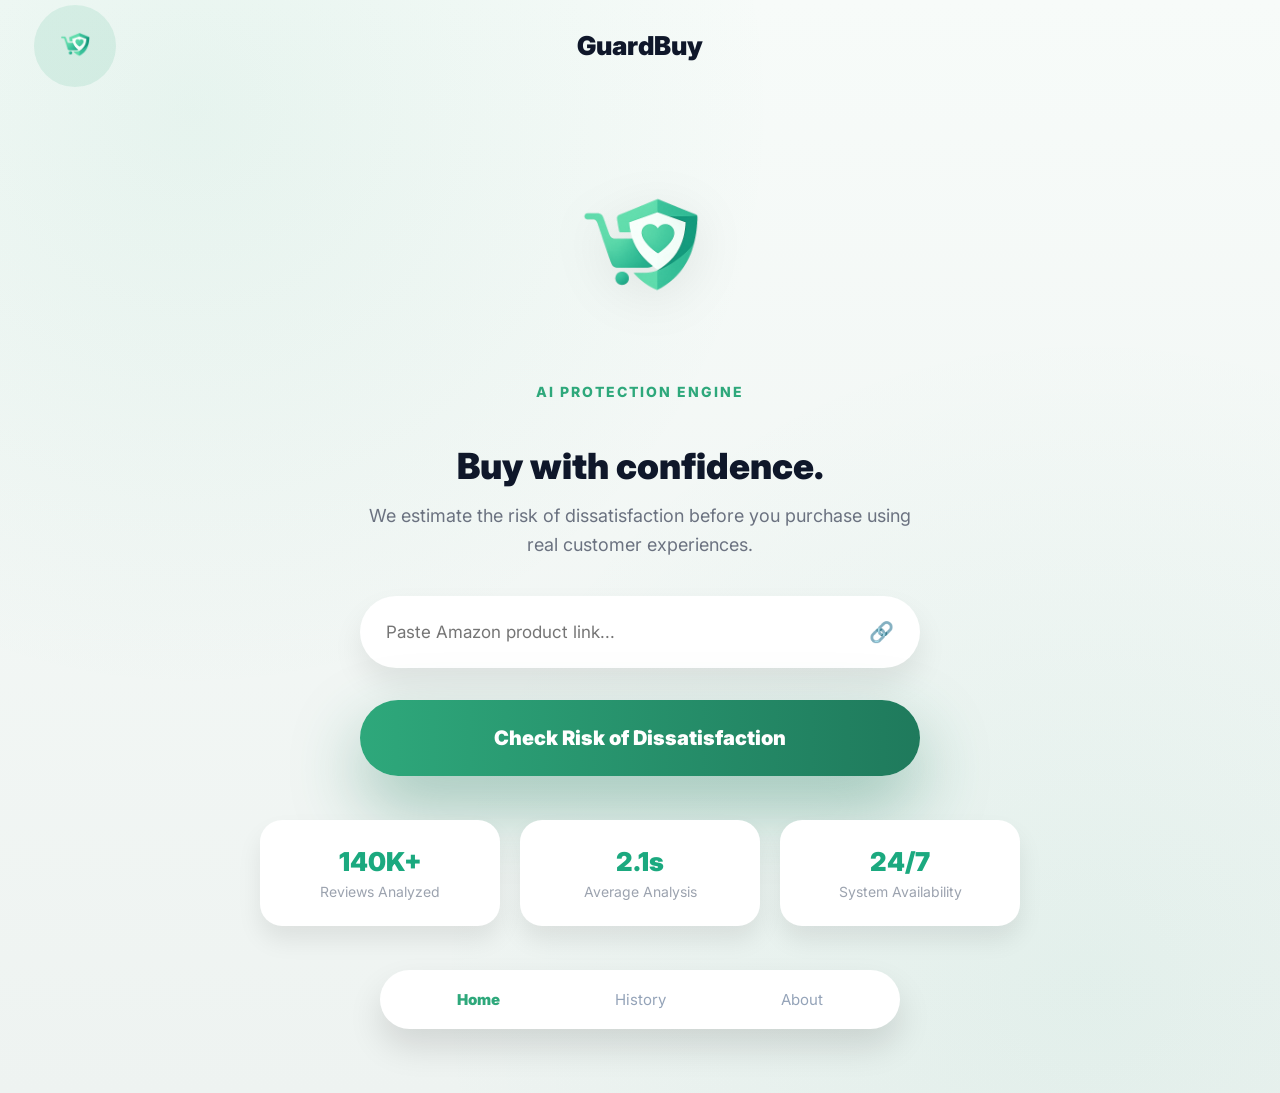
<file: frontend/index.html>
<!DOCTYPE html>
<html lang="en">
<head>
<meta charset="UTF-8">
<meta name="viewport" content="width=device-width, initial-scale=1.0">
<title>GuardBuy</title>
<link rel="stylesheet" href="https://cdnjs.cloudflare.com/ajax/libs/font-awesome/6.5.0/css/all.min.css">
<link href="https://fonts.googleapis.com/css2?family=Inter:wght@300;400;500;600;700;800;900&display=swap" rel="stylesheet">
<link rel="stylesheet" href="https://cdnjs.cloudflare.com/ajax/libs/font-awesome/6.5.0/css/all.min.css">

<style>
*{
margin:0;
padding:0;
box-sizing:border-box;
font-family:'Inter',sans-serif;
}

body{
min-height:100vh;
color:#0f172a;
background:
radial-gradient(circle at 15% 10%, rgba(46,168,123,0.08), transparent 40%),
radial-gradient(circle at 85% 90%, rgba(27,169,127,0.06), transparent 45%),
linear-gradient(180deg,#f7fbf9 0%,#eef3f1 100%);
}

.page{
width:100%;
min-height:100vh;
display:flex;
flex-direction:column;
}

.topbar{
width:100%;
display:flex;
align-items:center;
justify-content:center;
position:relative;
padding:30px 42px;
}

.logo-circle{
position:absolute;
left:34px;
width:82px;
height:82px;
border-radius:50%;
background:rgba(46,168,123,0.12);
display:flex;
align-items:center;
justify-content:center;
}

.logo-circle img{
width:60px;
height:60px;
object-fit:contain;
}

.brand-title{
font-size:26px;
font-weight:900;
}

.profile-btn{
position:absolute;
right:34px;
width:54px;
height:54px;
border-radius:50%;
background:white;
display:flex;
align-items:center;
justify-content:center;
box-shadow:0 10px 24px rgba(0,0,0,0.12);
font-size:20px;
}

.center{
flex:1;
display:flex;
flex-direction:column;
align-items:center;
justify-content:center;
padding:20px;
}

.hero-card{
margin-top:20px;
display:flex;
justify-content:center;
}

.hero-inner{
display:flex;
flex-direction:column;
align-items:center;
gap:12px;
}

.hero-inner img{
width:240px;
height:240px;
object-fit:contain;
filter: drop-shadow(0 10px 25px rgba(0,0,0,0.08));
}

.hero-inner span{
font-size:14px;
letter-spacing:2px;
color:#2ea87b;
font-weight:800;
}

.main-title{
margin-top:44px;
font-size:36px;
font-weight:900;
text-align:center;
}

.subtitle{
margin-top:14px;
text-align:center;
color:#6b7280;
font-size:18px;
max-width:560px;
line-height:1.6;
}

.input-box{
margin-top:36px;
background:white;
border-radius:38px;
padding:24px 26px;
display:flex;
align-items:center;
box-shadow:0 16px 30px rgba(0,0,0,0.08);
width:100%;
max-width:560px;
}

.input-box input{
border:none;
flex:1;
font-size:17px;
outline:none;
color:#374151;
}

.link-icon{
font-size:20px;
}

.cta{
margin-top:32px;
background:linear-gradient(90deg,#2ea87b,#1f7a5c);
color:white;
border:none;
width:100%;
max-width:560px;
padding:26px;
border-radius:46px;
font-size:20px;
font-weight:900;
cursor:pointer;
box-shadow:0 30px 70px rgba(31,122,92,0.40);
transition:.2s;
}

.cta:hover{
transform:translateY(-2px);
}

.stats{
margin-top:44px;
display:grid;
grid-template-columns:repeat(3,1fr);
gap:20px;
width:100%;
max-width:760px;
}

.stat-card{
background:white;
border-radius:22px;
padding:26px;
text-align:center;
box-shadow:0 14px 24px rgba(0,0,0,0.08);
}

.stat-number{
color:#1ba97f;
font-weight:900;
font-size:26px;
}

.stat-label{
font-size:14px;
color:#9ca3af;
margin-top:6px;
}

.bottom-nav{
margin:44px auto;
background:white;
border-radius:30px;
padding:20px;
display:flex;
justify-content:space-around;
box-shadow:0 18px 34px rgba(0,0,0,0.12);
width:100%;
max-width:520px;
}

.nav-item{
text-align:center;
font-size:15px;
color:#94a3b8;
cursor:pointer;
}

.nav-item.active{
color:#2ea87b;
font-weight:900;
}

@media(max-width:600px){
.logo-circle{width:70px;height:70px;left:18px;}
.logo-circle img{width:50px;height:50px;}
.profile-btn{right:18px;}
.hero-inner img{width:170px;height:170px;}
.main-title{font-size:26px;}
.subtitle{font-size:15px;}
.stats{grid-template-columns:1fr;}
}
</style>
</head>

<body>

<div class="page">

<div class="topbar">
<div class="logo-circle">
<img src="logo.png" alt="logo">
</div>
<div class="brand-title">GuardBuy</div>

</div>

<div class="center">

<div class="hero-card">
<div class="hero-inner">
<img src="logo.png" alt="logo">
<span>AI PROTECTION ENGINE</span>
</div>
</div>

<div class="main-title">
Buy with confidence.
</div>

<div class="subtitle">
We estimate the risk of dissatisfaction before you purchase using real customer experiences.
</div>

<div class="input-box">
<input id="productInput" type="text"
placeholder="Paste Amazon product link...">
<div class="link-icon">🔗</div>
</div>

<button class="cta" onclick="startAnalysis()">
Check Risk of Dissatisfaction
</button>

<div class="stats">
<div class="stat-card">
<div class="stat-number">140K+</div>
<div class="stat-label">Reviews Analyzed</div>
</div>
<div class="stat-card">
<div class="stat-number">2.1s</div>
<div class="stat-label">Average Analysis</div>
</div>
<div class="stat-card">
<div class="stat-number">24/7</div>
<div class="stat-label">System Availability</div>
</div>
</div>

<div class="bottom-nav">
<div class="nav-item active" onclick="window.location.href='index.html'">Home</div>
<div class="nav-item" onclick="window.location.href='history.html'">History</div>
<div class="nav-item" onclick="window.location.href='about.html'">About</div>
</div>

</div>
</div>

<script>

async function startAnalysis(){

const link = document.getElementById("productInput").value.trim();

if(!link){
alert("Please enter a product link");
return;
}

const asinPattern = /^[A-Z0-9]{10}$/i;
const isAmazonLink = link.includes("amazon.") || link.includes("amzn.");

if(!asinPattern.test(link) && !isAmazonLink){
alert("Please enter a valid Amazon product link or ASIN.");
return;
}

try{

const res = await fetch("/analyze?url=" + encodeURIComponent(link));
const data = await res.json();

if(data.error){
alert(data.error);
return;
}

if(data.status === "pending"){
alert("This product is not available in our dataset yet.");
return;
}

// ✅ إذا موجود نكمل طبيعي للودينق
localStorage.setItem("productLink", link);
window.location.href = "loading.html";

}catch(e){
alert("Server connection error. Please try again.");
}

}

</script>

</body>
</html>
</file>
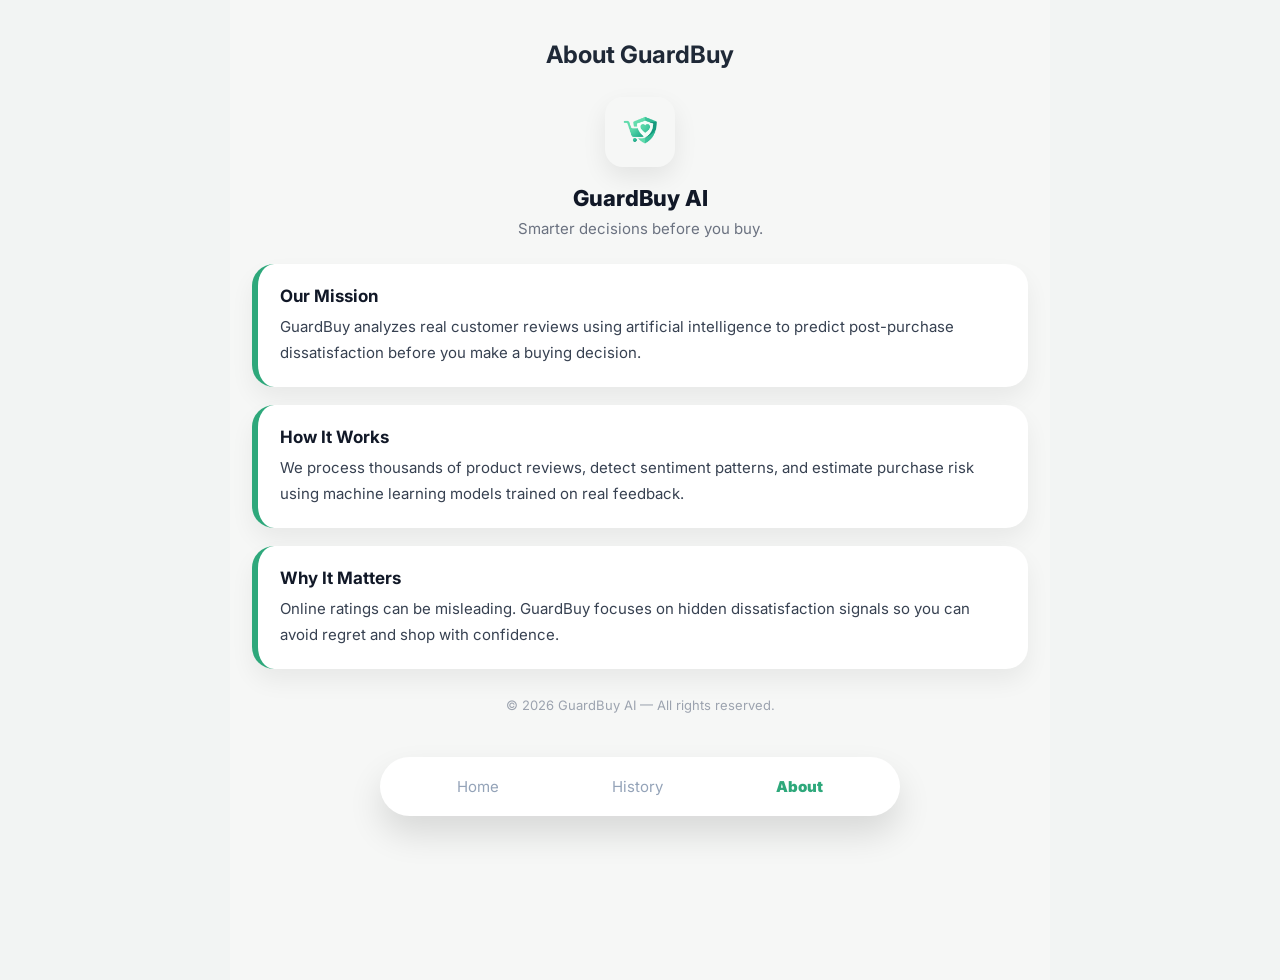
<file: frontend/about.html>
<!DOCTYPE html>
<html lang="en">
<head>
<meta charset="UTF-8">
<meta name="viewport" content="width=device-width, initial-scale=1.0">
<title>GuardBuy - About</title>

<link href="https://fonts.googleapis.com/css2?family=Inter:wght@400;500;600;700;800&display=swap" rel="stylesheet">

<style>

*{
margin:0;
padding:0;
box-sizing:border-box;
font-family:'Inter',sans-serif;
}

body{
background:#f2f4f3;
min-height:100vh;
display:flex;
justify-content:center;
}

.app{
width:100%;
max-width:820px;
background:#f6f7f6;
min-height:100vh;
padding:40px 22px 120px;
}

/* ===== TITLE ===== */

.page-title{
text-align:center;
font-size:24px;
font-weight:700;
color:#1f2937;
margin-bottom:28px;
}

/* ===== LOGO ===== */

.logo-wrap{
display:flex;
justify-content:center;
margin-bottom:18px;
}

.logo-wrap img{
width:70px;
height:70px;
border-radius:18px;
box-shadow:0 10px 25px rgba(0,0,0,0.08);
}

/* ===== HEAD TEXT ===== */

.main-title{
text-align:center;
font-size:22px;
font-weight:800;
color:#111827;
margin-bottom:8px;
}

.subtitle{
text-align:center;
font-size:15px;
color:#6b7280;
margin-bottom:26px;
}

/* ===== CARDS ===== */

.card{
background:white;
border-radius:22px;
padding:22px;
margin-bottom:18px;
box-shadow:0 12px 25px rgba(0,0,0,0.06);
border-left:6px solid #2ea87b;
}

.card h3{
font-size:17px;
font-weight:700;
margin-bottom:8px;
color:#111827;
}

.card p{
font-size:15px;
line-height:1.7;
color:#374151;
}

/* ===== FOOTER ===== */

.footer{
text-align:center;
margin-top:28px;
font-size:13px;
color:#9ca3af;
}

/* ===== BOTTOM NAV (نفس الهوم بالضبط) ===== */

.bottom-nav{
margin:44px auto;
background:white;
border-radius:30px;
padding:20px;
display:flex;
justify-content:space-around;
box-shadow:0 18px 34px rgba(0,0,0,0.12);
width:100%;
max-width:520px;
}

.nav-item{
text-align:center;
font-size:15px;
color:#94a3b8;
cursor:pointer;
}

.nav-item.active{
color:#2ea87b;
font-weight:900;
}

</style>

</head>

<body>

<div class="app">

<div class="page-title">About GuardBuy</div>

<div class="logo-wrap">
<img src="logo.png">
</div>

<div class="main-title">
GuardBuy AI
</div>

<div class="subtitle">
Smarter decisions before you buy.
</div>

<div class="card">
<h3>Our Mission</h3>
<p>
GuardBuy analyzes real customer reviews using artificial intelligence
to predict post-purchase dissatisfaction before you make a buying decision.
</p>
</div>

<div class="card">
<h3>How It Works</h3>
<p>
We process thousands of product reviews, detect sentiment patterns,
and estimate purchase risk using machine learning models trained on real feedback.
</p>
</div>

<div class="card">
<h3>Why It Matters</h3>
<p>
Online ratings can be misleading. GuardBuy focuses on hidden dissatisfaction signals
so you can avoid regret and shop with confidence.
</p>
</div>

<div class="footer">
© 2026 GuardBuy AI — All rights reserved.
</div>

<div class="bottom-nav">
<div class="nav-item" onclick="window.location.href='index.html'">
Home
</div>
<div class="nav-item" onclick="window.location.href='history.html'">
History
</div>

<div class="nav-item active">
About
</div>

</div>

</div>

</body>
</html>
</file>
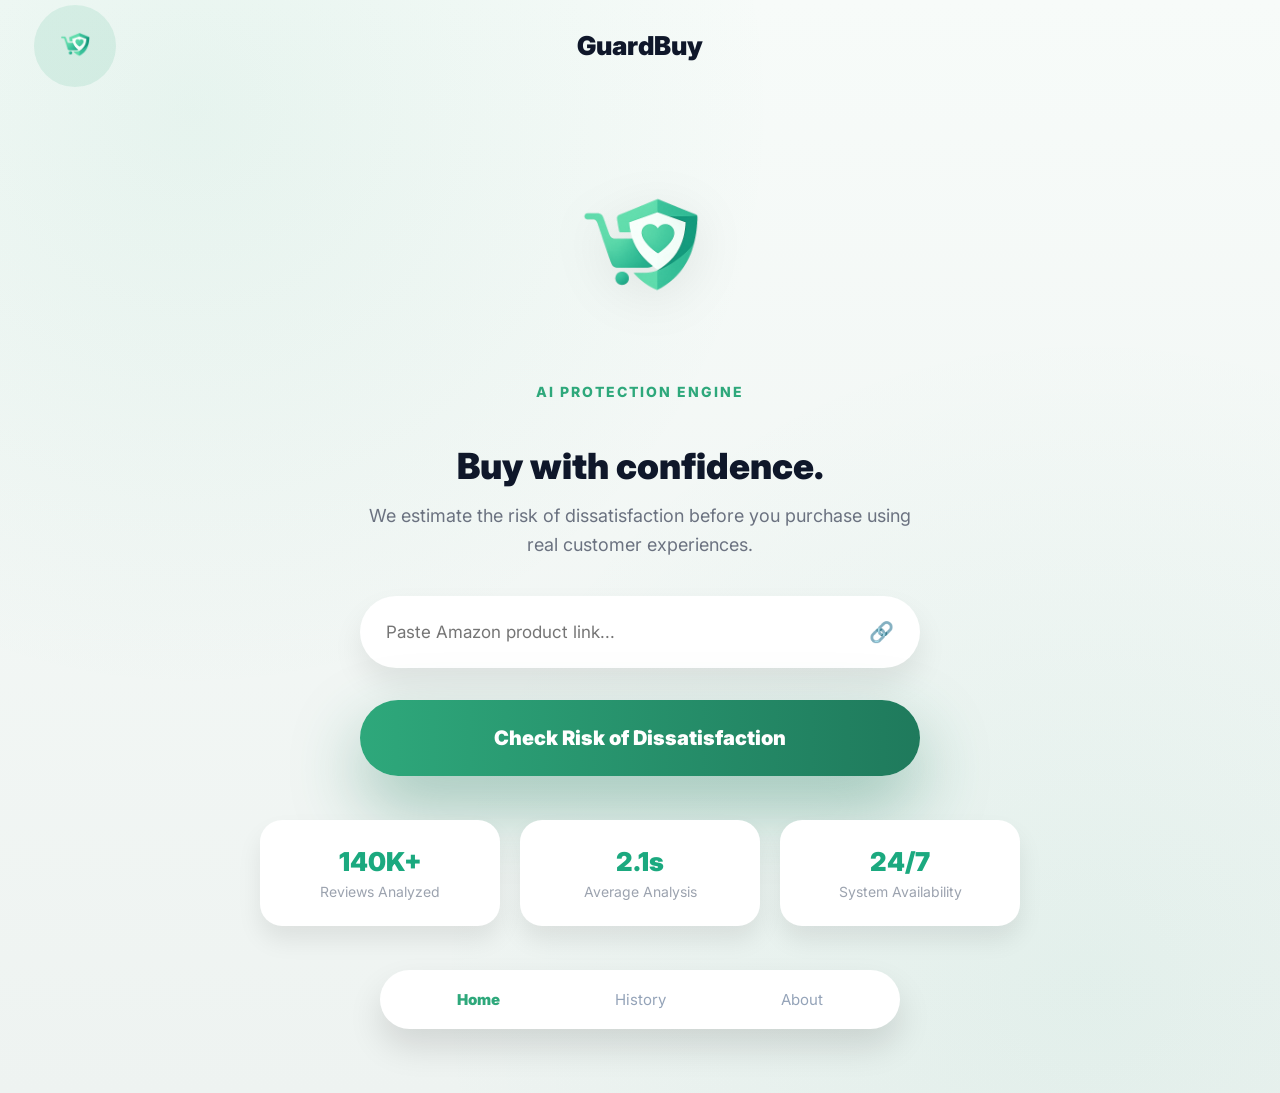
<file: frontend/dashboard.html>
<!DOCTYPE html>
<html lang="en">
<head>
<meta charset="UTF-8">
<meta name="viewport" content="width=device-width, initial-scale=1.0">
<title>GuardBuy - Full Report</title>

<link href="https://fonts.googleapis.com/css2?family=Inter:wght@400;500;600;700;800&display=swap" rel="stylesheet">

<style>

*{
margin:0;
padding:0;
box-sizing:border-box;
font-family:'Inter',sans-serif;
}

body{
background:#f2f4f3;
min-height:100vh;
display:flex;
justify-content:center;
}

.app{
width:100%;
max-width:820px;
background:#f6f7f6;
min-height:100vh;
padding:30px 22px 120px;
}

/* ===== TOP BAR ===== */

.topbar{
display:flex;
align-items:center;
justify-content:center;
position:relative;
margin-bottom:30px;
}

.title{
font-size:22px;
font-weight:700;
color:#1f2937;
}

.icon-btn{
position:absolute;
width:46px;
height:46px;
border-radius:50%;
background:#eef1ef;
display:flex;
align-items:center;
justify-content:center;
cursor:pointer;
font-size:18px;
box-shadow:0 6px 14px rgba(0,0,0,0.06);
transition:.2s;
}

.icon-btn:first-child{ left:0; }
.icon-btn:last-child{ right:0; }

.icon-btn:hover{
transform:translateY(-2px);
}

/* ===== CLEAN PRODUCT CARD ===== */

.product-card{
background:white;
border-radius:26px;
overflow:hidden;
box-shadow:0 15px 30px rgba(0,0,0,0.08);
margin-bottom:20px;
}

.product-card img{
width:100%;
height:220px;
object-fit:contain;
background:#f3f4f6;
display:block;
padding:18px;
border-radius:18px;
border:1px solid rgba(0,0,0,0.05);
box-shadow:0 10px 25px rgba(0,0,0,0.08);
}

.product-name{
padding:20px;
font-size:18px;
font-weight:700;
color:#111827;
line-height:1.4;
}

/* ===== SECTIONS ===== */

.section{
background:white;
border-radius:22px;
padding:22px;
margin-bottom:22px;
box-shadow:0 12px 25px rgba(0,0,0,0.06);
}

.section h3{
font-size:17px;
font-weight:700;
margin-bottom:14px;
}

.section ul{
padding-left:18px;
}

.section li{
margin-bottom:10px;
font-size:15px;
line-height:1.6;
color:#374151;
}

.negative{
border-left:6px solid #ef4444;
}

.positive{
border-left:6px solid #10b981;
}

/* ===== BUTTONS ===== */

.cta-primary{
margin-top:10px;
background:linear-gradient(90deg,#2ea87b,#1f7a5c);
color:white;
border:none;
width:100%;
padding:18px;
border-radius:30px;
font-size:16px;
font-weight:700;
cursor:pointer;
box-shadow:0 15px 35px rgba(31,122,92,0.3);
}

.cta-secondary{
margin-top:14px;
background:#e5e7eb;
color:#111827;
border:none;
width:100%;
padding:16px;
border-radius:30px;
font-size:15px;
font-weight:600;
cursor:pointer;
}

@media(max-width:600px){
.product-card img{ height:200px; }
.title{ font-size:18px; }
}

@media(min-width:1200px){
.app{
max-width:900px;
padding:40px 40px 140px;
}
.product-card img{ height:320px; }
}

</style>
</head>

<body>

<div class="app">

<div class="topbar">
<div class="icon-btn" onclick="goBack()">←</div>
<div class="title">Review Insights</div>
<div class="icon-btn" onclick="shareReport()">
<svg width="18" height="18" viewBox="0 0 24 24" fill="none" stroke="#1f2937" stroke-width="2" stroke-linecap="round" stroke-linejoin="round">
<circle cx="18" cy="5" r="3"></circle>
<circle cx="6" cy="12" r="3"></circle>
<circle cx="18" cy="19" r="3"></circle>
<line x1="8.7" y1="13.5" x2="15.3" y2="17.5"></line>
<line x1="15.3" y1="6.5" x2="8.7" y2="10.5"></line>
</svg>
</div>
</div>

<div class="product-card">
<img id="productImage" src="">
<div id="productName" class="product-name"></div>
</div>

<div class="section negative">
<h3>Most Common Negative Experiences</h3>
<ul id="negativeReviews"></ul>
</div>

<div class="section positive">
<h3>Most Common Positive Experiences</h3>
<ul id="positiveReviews"></ul>
</div>

<button class="cta-primary" onclick="continueShopping()">
Continue to Shopping →
</button>

<button class="cta-secondary" onclick="analyzeAnother()">
Analyze Another Product
</button>

</div>

<script>

const result = JSON.parse(localStorage.getItem("analysisResult"));

if(!result){
window.location.href="index.html";
}

document.getElementById("productName").innerText = result.product.name;
document.getElementById("productImage").src =
result.product.image || "https://via.placeholder.com/400";

function createItem(text){
const li = document.createElement("li");
li.innerText = text;
return li;
}

/* ===== UPDATED LOGIC (NO DELETION, JUST SMART DISPLAY) ===== */

if(result.evidence){

const negativeContainer = document.getElementById("negativeReviews");
const positiveContainer = document.getElementById("positiveReviews");

const negatives = result.evidence.top_negative || [];
const positives = result.evidence.top_positive || [];

/* NEGATIVES */
if(negatives.length === 0){
negativeContainer.appendChild(
createItem("No strong negative experiences detected for this product.")
);
}else{
negatives.slice(0,2).forEach(r=>{
negativeContainer.appendChild(createItem(r));
});
}

/* POSITIVES */
if(positives.length === 0){
positiveContainer.appendChild(
createItem("No strong positive highlights available.")
);
}else{
positives.slice(0,2).forEach(r=>{
positiveContainer.appendChild(createItem(r));
});
}

}

function goBack(){
window.location.href="result.html";
}

function analyzeAnother(){
window.location.href="index.html";
}

function continueShopping(){

if(result && result.product && result.product.asin){

const asin = result.product.asin;
const amazonLink = "https://www.amazon.com/dp/" + asin;

window.open(amazonLink,"_blank");

}else{
alert("Product link not available");
}
}

function shareReport(){
if(navigator.share){
navigator.share({
title:"GuardBuy Analysis",
text:"Check this product risk analysis",
url: window.location.href
});
}else{
navigator.clipboard.writeText(window.location.href);
alert("Link copied to clipboard");
}
}

</script>

</body>
</html>
</file>
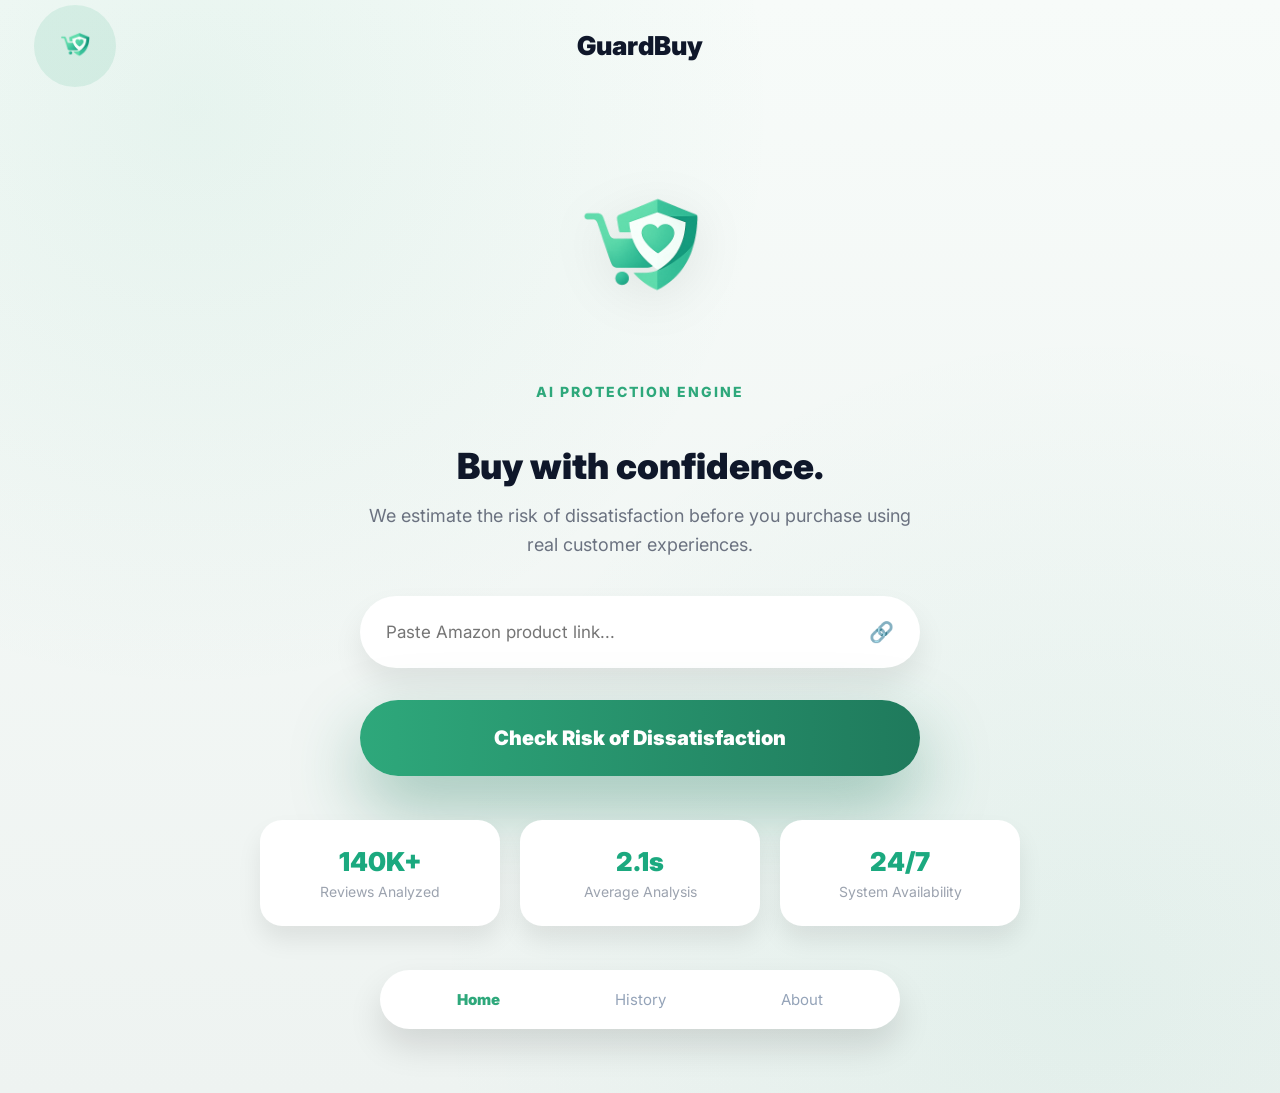
<file: frontend/home.html>
<!DOCTYPE html>
<html lang="en">
<head>
<meta charset="UTF-8">
<meta name="viewport" content="width=device-width, initial-scale=1.0">
<title>GuardBuy</title>
<link rel="stylesheet" href="https://cdnjs.cloudflare.com/ajax/libs/font-awesome/6.5.0/css/all.min.css">
<link href="https://fonts.googleapis.com/css2?family=Inter:wght@300;400;500;600;700;800;900&display=swap" rel="stylesheet">
<link rel="stylesheet" href="https://cdnjs.cloudflare.com/ajax/libs/font-awesome/6.5.0/css/all.min.css">

<style>
*{
margin:0;
padding:0;
box-sizing:border-box;
font-family:'Inter',sans-serif;
}

body{
min-height:100vh;
color:#0f172a;
background:
radial-gradient(circle at 15% 10%, rgba(46,168,123,0.08), transparent 40%),
radial-gradient(circle at 85% 90%, rgba(27,169,127,0.06), transparent 45%),
linear-gradient(180deg,#f7fbf9 0%,#eef3f1 100%);
}

.page{
width:100%;
min-height:100vh;
display:flex;
flex-direction:column;
}

.topbar{
width:100%;
display:flex;
align-items:center;
justify-content:center;
position:relative;
padding:30px 42px;
}

.logo-circle{
position:absolute;
left:34px;
width:82px;
height:82px;
border-radius:50%;
background:rgba(46,168,123,0.12);
display:flex;
align-items:center;
justify-content:center;
}

.logo-circle img{
width:60px;
height:60px;
object-fit:contain;
}

.brand-title{
font-size:26px;
font-weight:900;
}

.profile-btn{
position:absolute;
right:34px;
width:54px;
height:54px;
border-radius:50%;
background:white;
display:flex;
align-items:center;
justify-content:center;
box-shadow:0 10px 24px rgba(0,0,0,0.12);
font-size:20px;
}

.center{
flex:1;
display:flex;
flex-direction:column;
align-items:center;
justify-content:center;
padding:20px;
}

.hero-card{
margin-top:20px;
display:flex;
justify-content:center;
}

.hero-inner{
display:flex;
flex-direction:column;
align-items:center;
gap:12px;
}

.hero-inner img{
width:240px;
height:240px;
object-fit:contain;
filter: drop-shadow(0 10px 25px rgba(0,0,0,0.08));
}

.hero-inner span{
font-size:14px;
letter-spacing:2px;
color:#2ea87b;
font-weight:800;
}

.main-title{
margin-top:44px;
font-size:36px;
font-weight:900;
text-align:center;
}

.subtitle{
margin-top:14px;
text-align:center;
color:#6b7280;
font-size:18px;
max-width:560px;
line-height:1.6;
}

.input-box{
margin-top:36px;
background:white;
border-radius:38px;
padding:24px 26px;
display:flex;
align-items:center;
box-shadow:0 16px 30px rgba(0,0,0,0.08);
width:100%;
max-width:560px;
}

.input-box input{
border:none;
flex:1;
font-size:17px;
outline:none;
color:#374151;
}

.link-icon{
font-size:20px;
}

.cta{
margin-top:32px;
background:linear-gradient(90deg,#2ea87b,#1f7a5c);
color:white;
border:none;
width:100%;
max-width:560px;
padding:26px;
border-radius:46px;
font-size:20px;
font-weight:900;
cursor:pointer;
box-shadow:0 30px 70px rgba(31,122,92,0.40);
transition:.2s;
}

.cta:hover{
transform:translateY(-2px);
}

.stats{
margin-top:44px;
display:grid;
grid-template-columns:repeat(3,1fr);
gap:20px;
width:100%;
max-width:760px;
}

.stat-card{
background:white;
border-radius:22px;
padding:26px;
text-align:center;
box-shadow:0 14px 24px rgba(0,0,0,0.08);
}

.stat-number{
color:#1ba97f;
font-weight:900;
font-size:26px;
}

.stat-label{
font-size:14px;
color:#9ca3af;
margin-top:6px;
}

.bottom-nav{
margin:44px auto;
background:white;
border-radius:30px;
padding:20px;
display:flex;
justify-content:space-around;
box-shadow:0 18px 34px rgba(0,0,0,0.12);
width:100%;
max-width:520px;
}

.nav-item{
text-align:center;
font-size:15px;
color:#94a3b8;
cursor:pointer;
}

.nav-item.active{
color:#2ea87b;
font-weight:900;
}

@media(max-width:600px){
.logo-circle{width:70px;height:70px;left:18px;}
.logo-circle img{width:50px;height:50px;}
.profile-btn{right:18px;}
.hero-inner img{width:170px;height:170px;}
.main-title{font-size:26px;}
.subtitle{font-size:15px;}
.stats{grid-template-columns:1fr;}
}
</style>
</head>

<body>

<div class="page">

<div class="topbar">
<div class="logo-circle">
<img src="logo.png" alt="logo">
</div>
<div class="brand-title">GuardBuy</div>

</div>

<div class="center">

<div class="hero-card">
<div class="hero-inner">
<img src="logo.png" alt="logo">
<span>AI PROTECTION ENGINE</span>
</div>
</div>

<div class="main-title">
Buy with confidence.
</div>

<div class="subtitle">
We estimate the risk of dissatisfaction before you purchase using real customer experiences.
</div>

<div class="input-box">
<input id="productInput" type="text"
placeholder="Paste Amazon product link...">
<div class="link-icon">🔗</div>
</div>

<button class="cta" onclick="startAnalysis()">
Check Risk of Dissatisfaction
</button>

<div class="stats">
<div class="stat-card">
<div class="stat-number">140K+</div>
<div class="stat-label">Reviews Analyzed</div>
</div>
<div class="stat-card">
<div class="stat-number">2.1s</div>
<div class="stat-label">Average Analysis</div>
</div>
<div class="stat-card">
<div class="stat-number">24/7</div>
<div class="stat-label">System Availability</div>
</div>
</div>

<div class="bottom-nav">
<div class="nav-item active" onclick="window.location.href='home.html'">Home</div>
<div class="nav-item" onclick="window.location.href='history.html'">History</div>
<div class="nav-item" onclick="window.location.href='about.html'">About</div>
</div>

</div>
</div>

<script>

async function startAnalysis(){

const link = document.getElementById("productInput").value.trim();

if(!link){
alert("Please enter a product link");
return;
}

const asinPattern = /^[A-Z0-9]{10}$/i;
const isAmazonLink = link.includes("amazon.") || link.includes("amzn.");

if(!asinPattern.test(link) && !isAmazonLink){
alert("Please enter a valid Amazon product link or ASIN.");
return;
}

try{

const res = await fetch("http://127.0.0.1:8000/analyze?url=" + encodeURIComponent(link));
const data = await res.json();

if(data.error){
alert(data.error);
return;
}

if(data.status === "pending"){
alert("This product is not available in our dataset yet.");
return;
}

// ✅ إذا موجود نكمل طبيعي للودينق
localStorage.setItem("productLink", link);
window.location.href = "loading.html";

}catch(e){
alert("Server connection error. Please try again.");
}

}

</script>

</body>
</html>
</file>
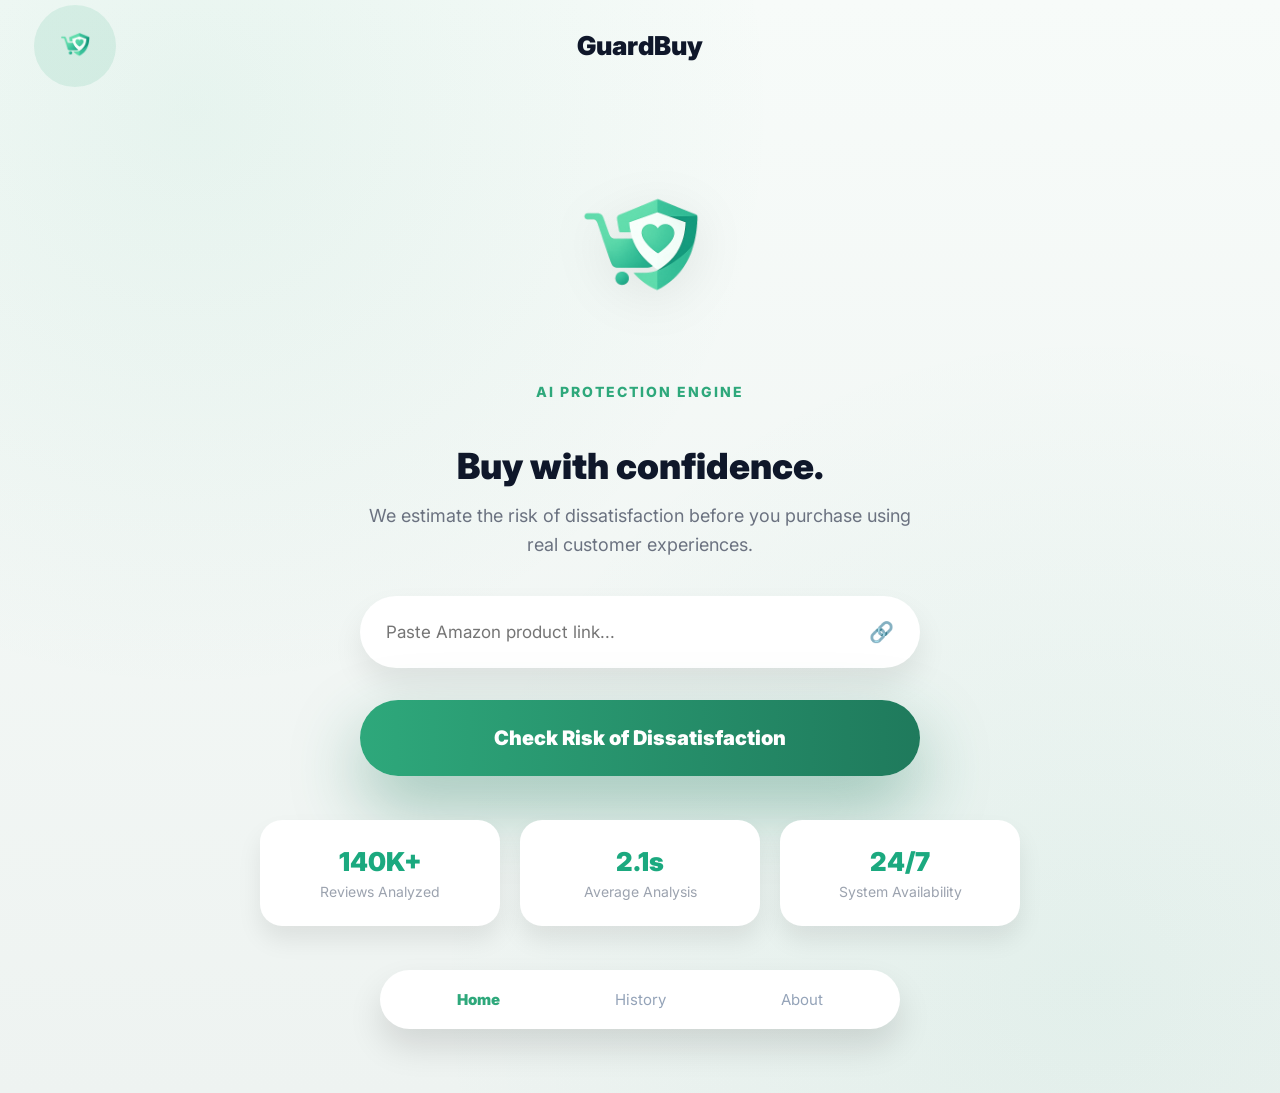
<file: frontend/loading.html>
<!DOCTYPE html>
<html lang="en">
<head>
<meta charset="UTF-8">
<meta name="viewport" content="width=device-width, initial-scale=1.0">
<title>GuardBuy - Analyzing</title>

<link href="https://fonts.googleapis.com/css2?family=Inter:wght@400;500;600;700;800&display=swap" rel="stylesheet">

<style>
*{margin:0;padding:0;box-sizing:border-box;font-family:'Inter',sans-serif;}

body{
background:linear-gradient(180deg,#0d3b2f,#07261e);
min-height:100vh;
color:white;
}

.page{
width:100%;
min-height:100vh;
display:flex;
flex-direction:column;
}

.top{
width:100%;
display:flex;
align-items:center;
justify-content:center;
position:relative;
padding:28px 40px;
}

.back{
position:absolute;
left:30px;
width:46px;
height:46px;
border-radius:50%;
background:rgba(255,255,255,0.08);
display:flex;
align-items:center;
justify-content:center;
cursor:pointer;
font-size:20px;
}

.title{font-size:22px;font-weight:700;}

.center{
flex:1;
display:flex;
flex-direction:column;
align-items:center;
justify-content:center;
padding:20px;
}

.circle{
width:280px;
height:280px;
border-radius:50%;
display:flex;
align-items:center;
justify-content:center;
background:radial-gradient(circle,#134e3e,#0a2f25);
position:relative;
}

.circle::before{
content:"";
position:absolute;
width:100%;
height:100%;
border-radius:50%;
border:4px solid #2dd4a3;
opacity:.3;
}

.circle-inner{
width:150px;
height:150px;
border-radius:50%;
background:rgba(0,255,170,0.15);
display:flex;
align-items:center;
justify-content:center;
}

.center-logo{
width:95px;
height:95px;
object-fit:contain;
}

.main-title{
margin-top:30px;
font-size:30px;
font-weight:800;
text-align:center;
}

.sub{
margin-top:14px;
font-size:17px;
text-align:center;
color:#a7f3d0;
max-width:520px;
line-height:1.6;
}

.progress-wrap{
margin-top:40px;
width:100%;
max-width:520px;
}

.progress-text{
display:flex;
justify-content:space-between;
margin-bottom:12px;
font-size:15px;
color:#c7f9e3;
}

.progress{
width:100%;
height:12px;
background:rgba(255,255,255,0.1);
border-radius:20px;
overflow:hidden;
}

.progress-bar{
height:100%;
width:0%;
background:linear-gradient(90deg,#2dd4a3,#22c55e);
border-radius:20px;
transition:.3s;
}

.footer{
text-align:center;
font-size:13px;
color:#7ee7c1;
opacity:.85;
padding:40px 20px;
}

@media(max-width:600px){
.top{padding:22px;}
.back{left:18px;}
.circle{width:220px;height:220px;}
.circle-inner{width:120px;height:120px;}
.center-logo{width:75px;height:75px;}
.main-title{font-size:24px;}
.sub{font-size:15px;}
}

@media(min-width:1200px){
.circle{width:340px;height:340px;}
.circle-inner{width:180px;height:180px;}
.center-logo{width:120px;height:120px;}
.main-title{font-size:36px;}
.sub{font-size:19px;}
}
</style>
</head>

<body>

<div class="page">

<div class="top">
<div class="back" onclick="window.location.href='index.html'">←</div>
<div class="title">GuardBuy Analysis</div>
</div>

<div class="center">

<div class="circle">
<div class="circle-inner">
<img src="logo.png" class="center-logo">
</div>
</div>

<div class="main-title">Verifying Authenticity</div>

<div class="sub">
Scanning thousands of data points to ensure the safest purchase decision.
</div>

<div class="progress-wrap">

<div class="progress-text">
<span>Analyzing product reviews...</span>
<span id="percent">0%</span>
</div>

<div class="progress">
<div class="progress-bar" id="bar"></div>
</div>

</div>

</div>

<div class="footer">
SECURE GUARD PROTOCOL V2.4 <br>
© 2026 GuardBuy AI
</div>

</div>

<script>

history.replaceState(null, null, location.href);

const bar = document.getElementById("bar");
const percent = document.getElementById("percent");

const productUrl = localStorage.getItem("productLink");

if(!productUrl){
window.location.href = "index.html";
}

let progress = 0;
const fakeLoader = setInterval(()=>{
progress += 8;
if(progress >= 90) progress = 90;
bar.style.width = progress + "%";
percent.innerText = progress + "%";
},150);

async function analyzeProduct(){
try{
const res = await fetch("/analyze?url=" + encodeURIComponent(productUrl));
const data = await res.json();

clearInterval(fakeLoader);

bar.style.width = "100%";
percent.innerText = "100%";

/* 🔴 إذا فيه خطأ */
if(data.error){
alert(data.error);
window.location.href = "index.html";
return;
}

/* 🔴 إذا المنتج غير موجود */
if(data.status === "pending"){
alert("This product is not available in our dataset yet.");
window.location.href = "index.html";
return;
}

/* ✅ فقط إذا التحليل صحيح */
localStorage.setItem("analysisResult", JSON.stringify(data));

setTimeout(()=>{
window.location.href = "result.html";
},700);

}catch(err){
clearInterval(fakeLoader);
alert("Something went wrong. Please try again.");
window.location.href = "index.html";
}
}

analyzeProduct();

</script>

</body>
</html>
</file>
